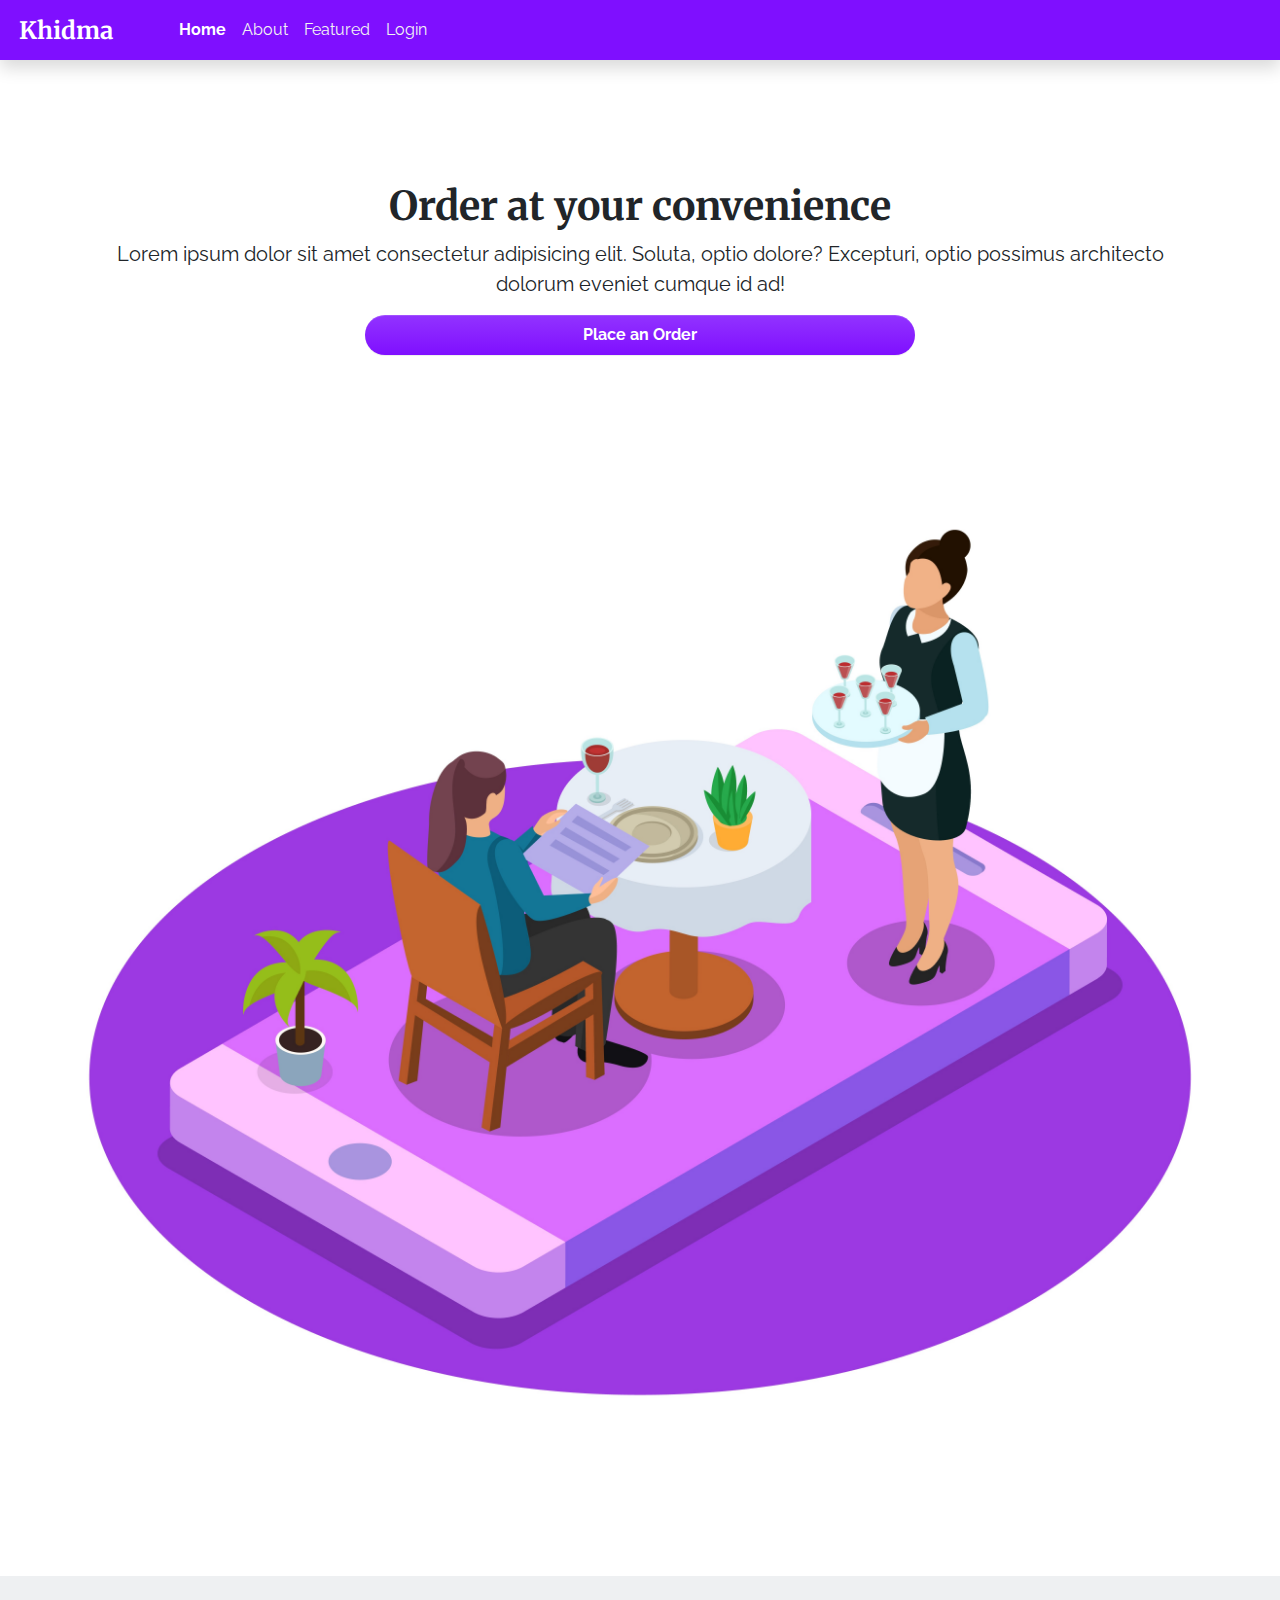
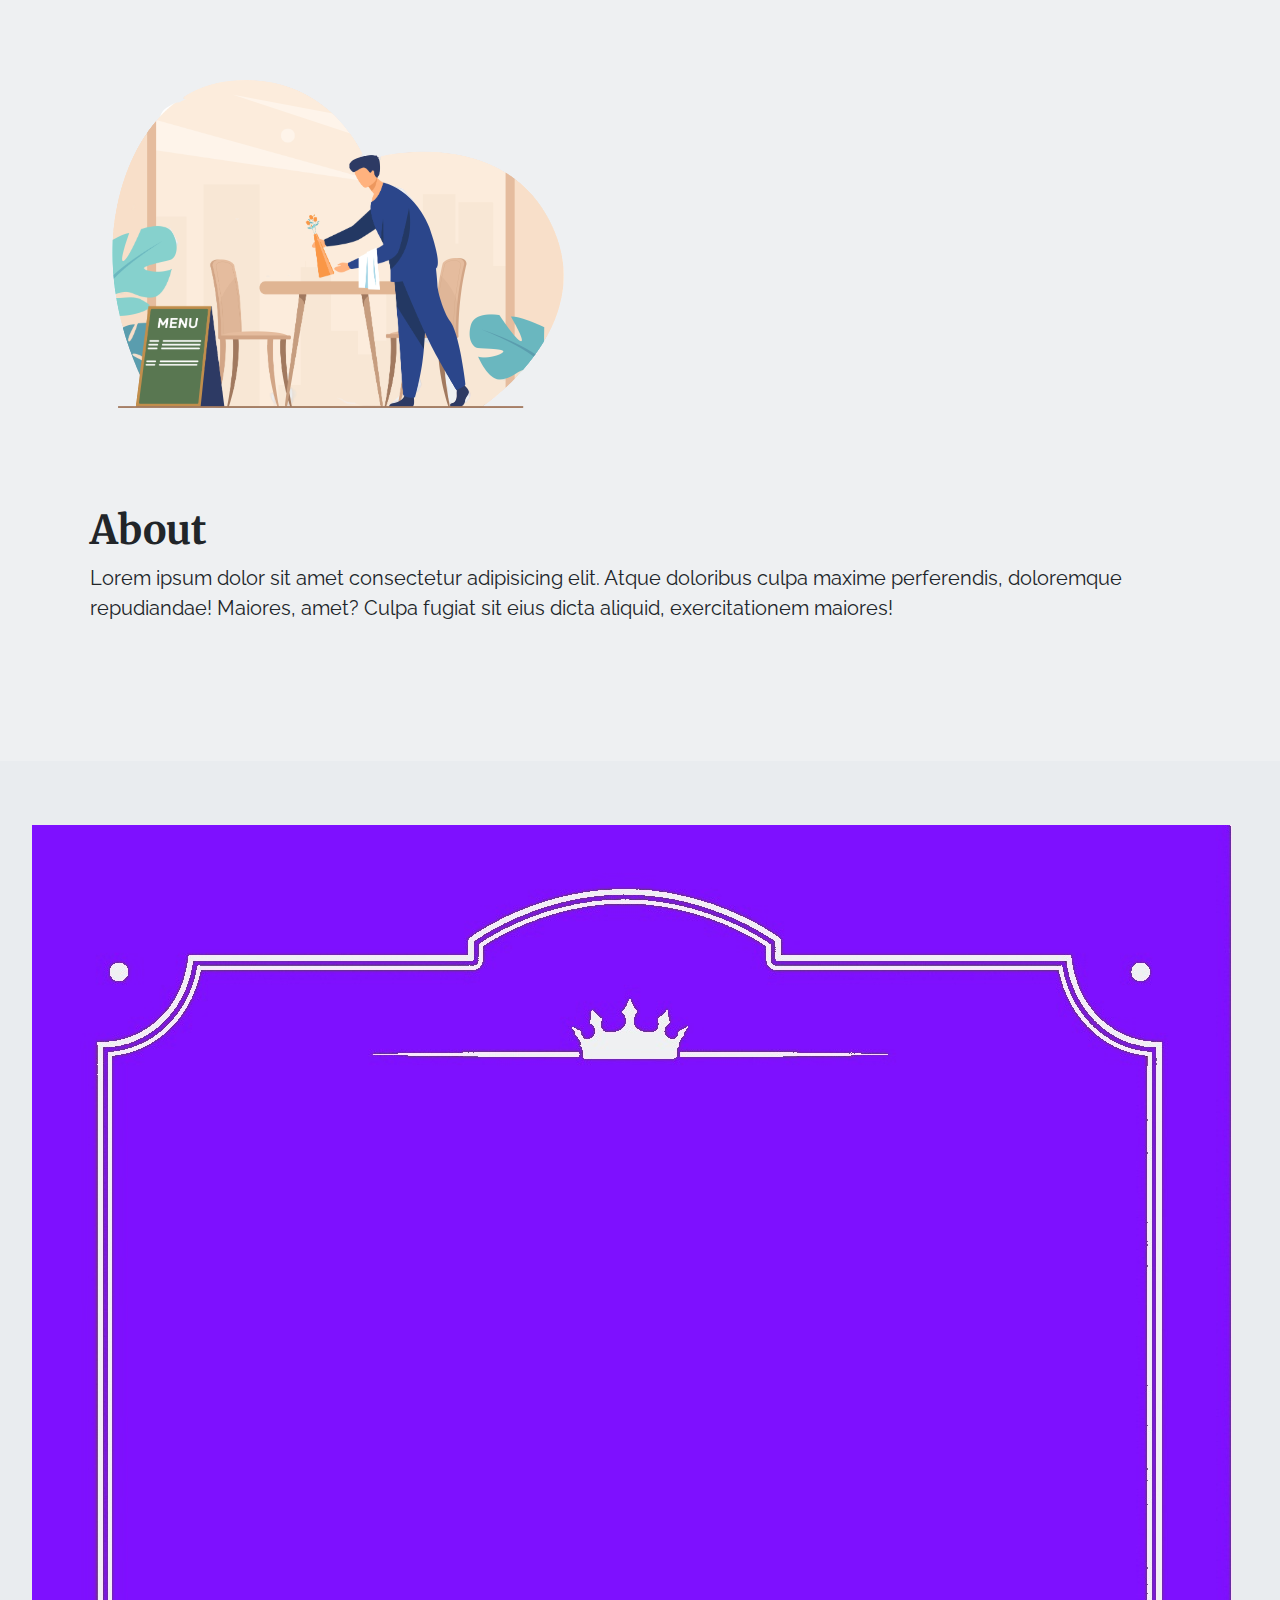
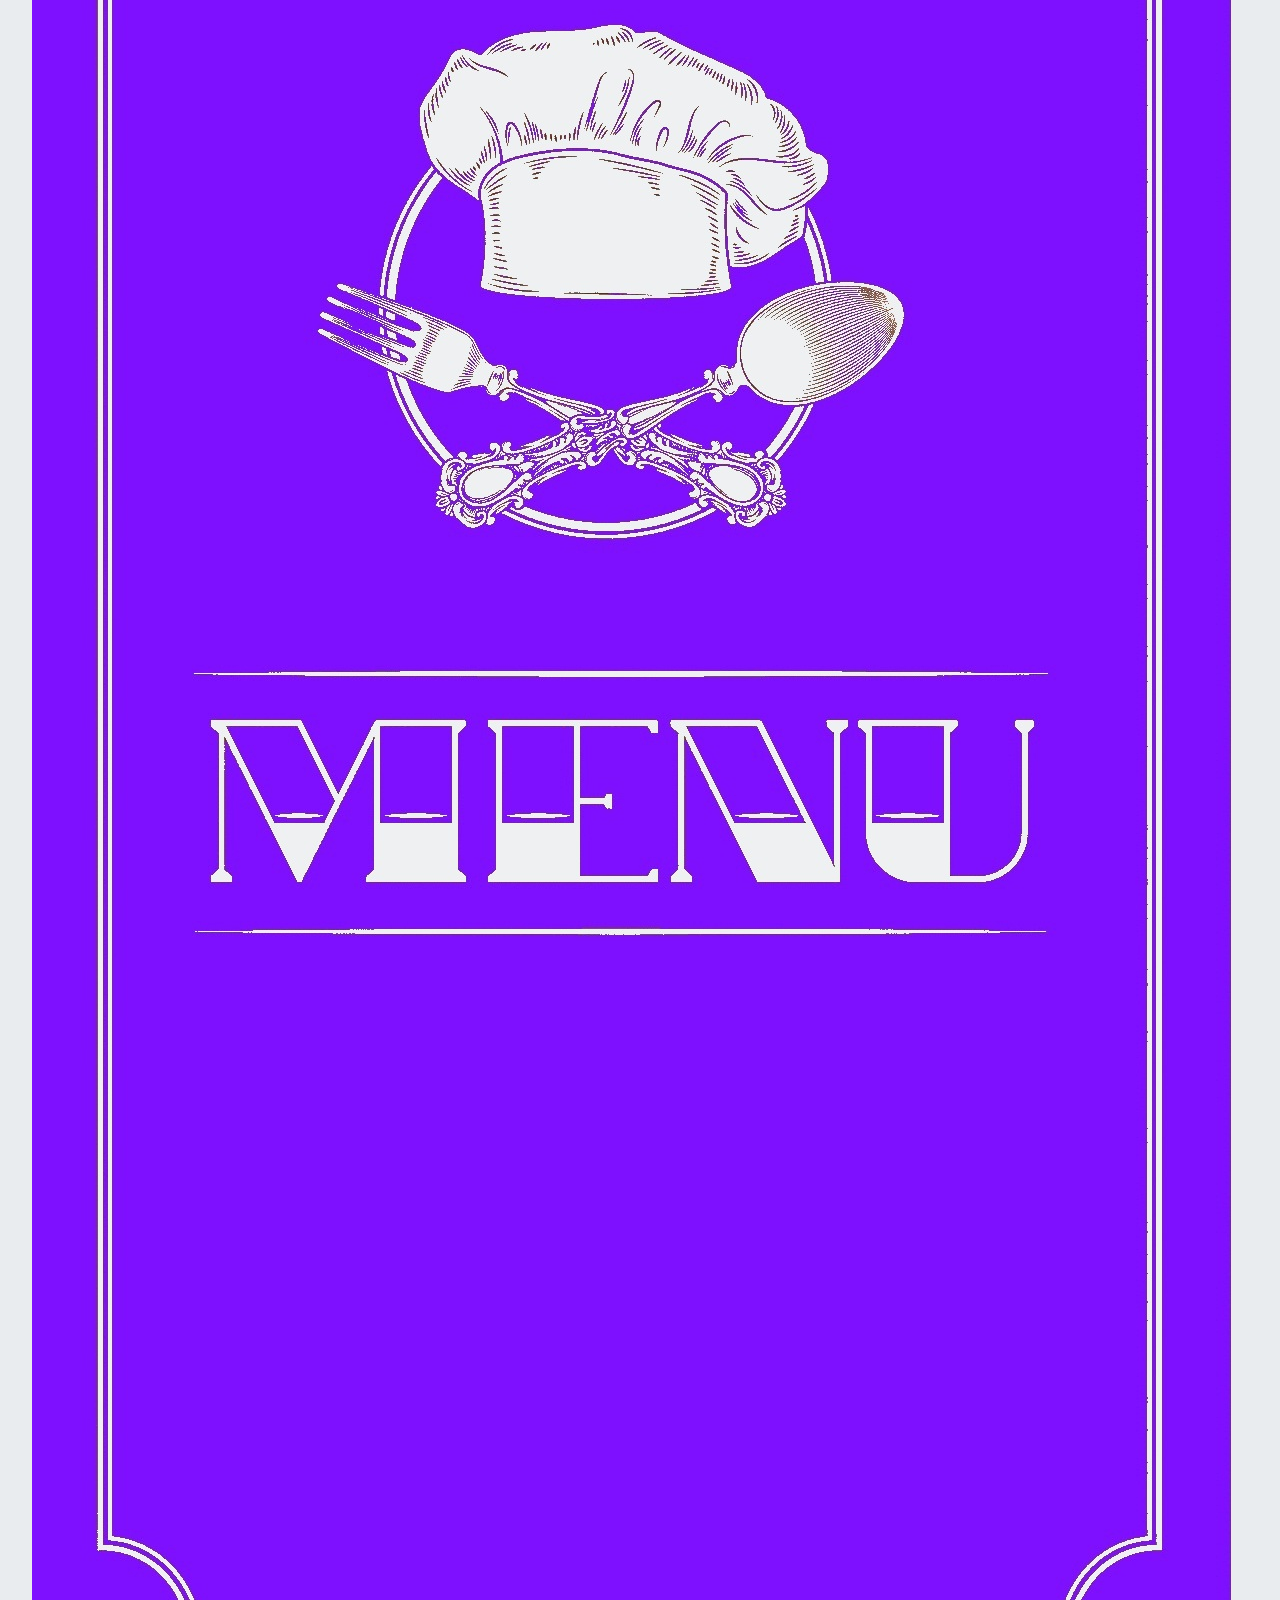
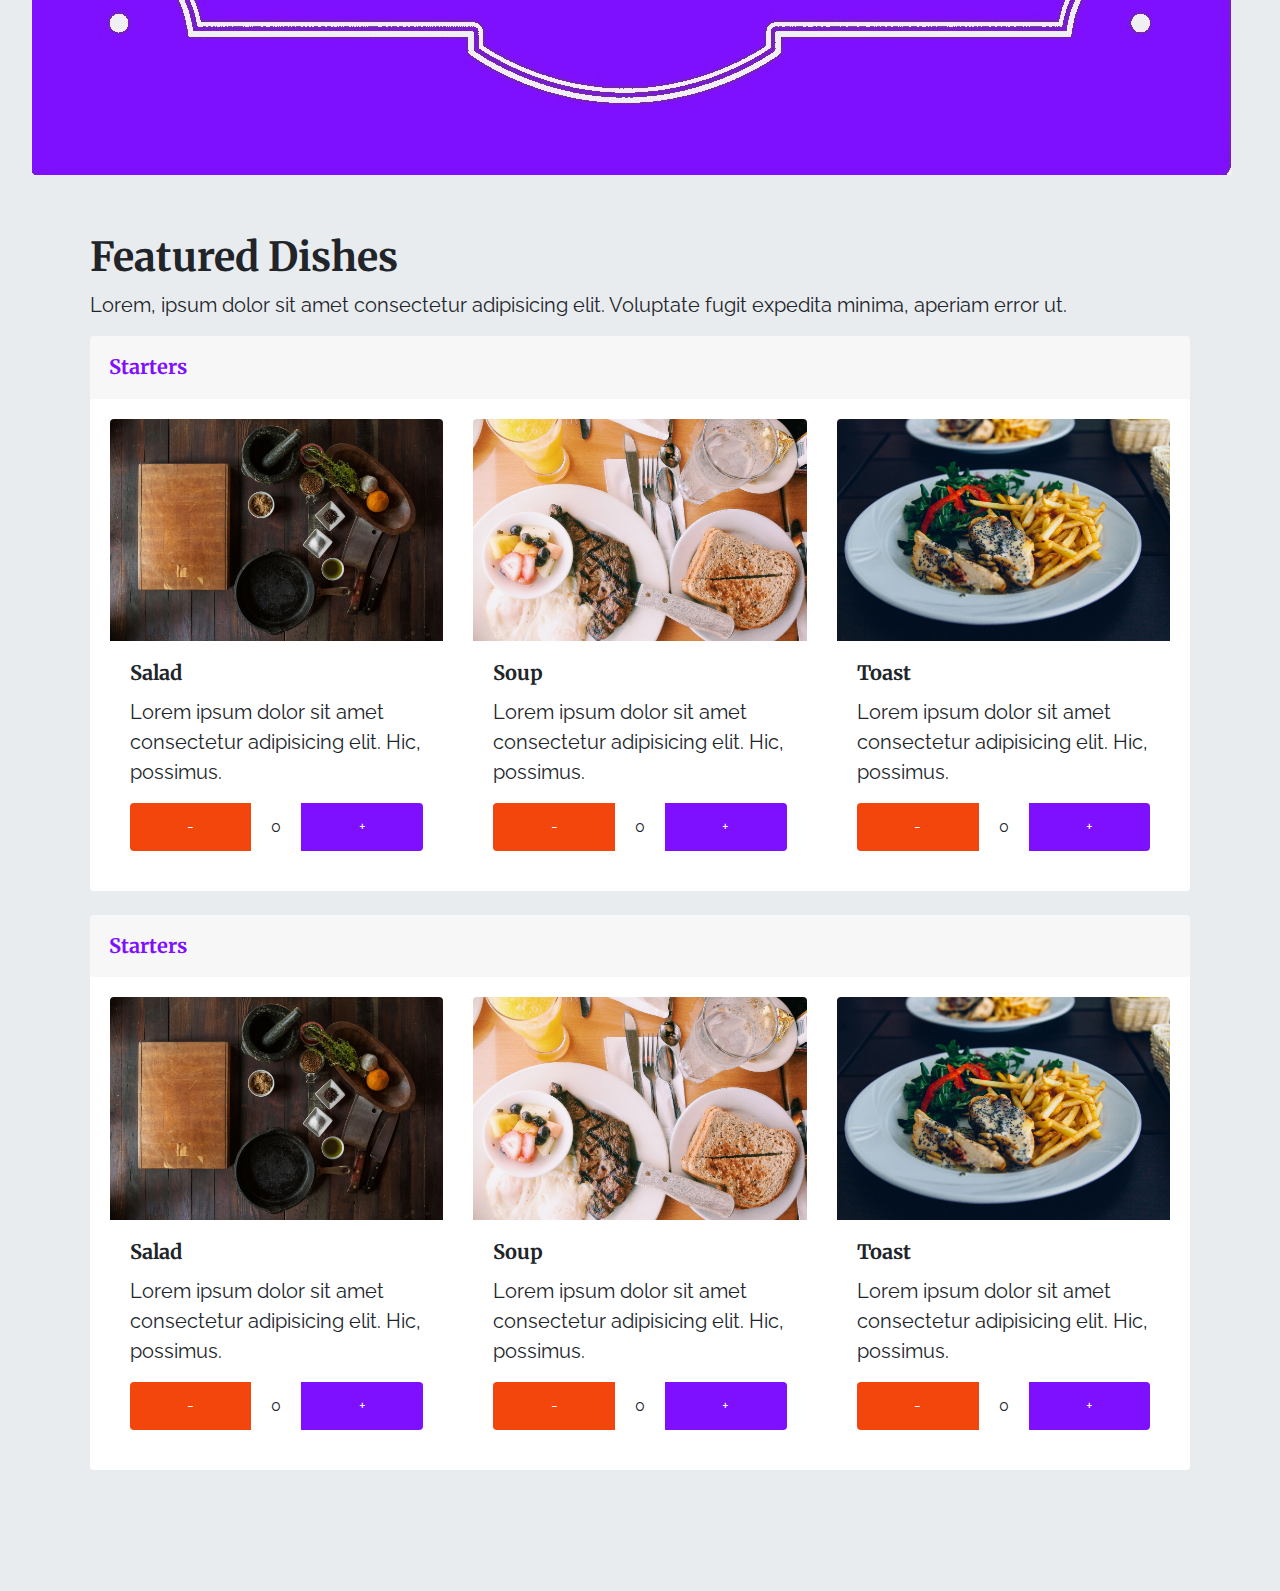
<file: index.html>
<!DOCTYPE html>
<html lang="en">

<head>
    <meta charset="UTF-8">
    <meta http-equiv="X-UA-Compatible" content="IE=edge">
    <meta name="viewport" content="width=device-width, initial-scale=1.0">
    <link href="https://cdn.jsdelivr.net/npm/bootstrap@5.0.0-beta3/dist/css/bootstrap.min.css" rel="stylesheet"
        integrity="sha384-eOJMYsd53ii+scO/bJGFsiCZc+5NDVN2yr8+0RDqr0Ql0h+rP48ckxlpbzKgwra6" crossorigin="anonymous">
    <link href="https://fonts.googleapis.com/icon?family=Material+Icons" rel="stylesheet">
    <link href="css/styles.css" rel="stylesheet">
    <title>Khidma - Home</title>
    <link rel="icon" type="image/png" href="images/favicon.png" />
</head>

<body>
    <nav class="navbar navbar-expand-md navbar-dark bg-primary shadow">
        <div class="container-fluid">
            <button class="navbar-toggler" type="button" data-bs-toggle="collapse" data-bs-target="#navbarNavAltMarkup"
                aria-controls="navbarNavAltMarkup" aria-expanded="false" aria-label="Toggle navigation">
                <span class="material-icons align-middle">menu</span>
            </button>
            <a class="navbar-brand h1 pr-5 mx-auto" href="index.html">Khidma</a>
            <div class="collapse navbar-collapse" id="navbarNavAltMarkup">
                <div class="navbar-nav ml-auto text-center">
                    <a class="nav-link active" aria-current="page" href="index.html">Home</a>
                    <a class="nav-link" href="#about">About</a>
                    <a class="nav-link" href="#featured">Featured</a>
                    <a class="nav-link" href="login.html">Login</a>
                </div>
            </div>
        </div>
    </nav>

    <!-- Modal -->
    <div class="modal fade" id="exampleModal" tabindex="-1" aria-labelledby="exampleModalLabel" aria-hidden="true">
        <div class="modal-dialog modal-dialog-centered">
            <div class="modal-content">
                <div class="modal-header">
                    <h5 class="modal-title" id="exampleModalLabel">Login to order</h5>
                    <button type="button" class="btn-close" data-bs-dismiss="modal" aria-label="Close"></button>
                </div>
                <div class="modal-body text-center">
                    You need to register to be able to place orders.
                </div>
                <div class="modal-footer">
                    <button type="button" class="btn btn-danger" data-bs-dismiss="modal">Cancel</button>
                    <a type="button" class="btn btn-primary" href="customer_registration.html">Register Now</a>
                </div>
            </div>
        </div>
    </div>

    <main>
        <section class="jumbotron bg-white">
            <div class="row h-100 justify-content-center align-items-center">
                <div class="col-md-6 text-center p-5">
                    <h1>Order at your convenience</h1>
                    <p>Lorem ipsum dolor sit amet consectetur adipisicing elit. Soluta, optio dolore? Excepturi, optio
                        possimus architecto dolorum eveniet cumque id ad!</p>
                    <a class="btn btn-primary w-50" href="customer_registration.html">Place an Order</a>
                </div>
                <img src="images/reservation.jpg" alt="" class="img-fluid col-md-6">
            </div>
        </section>
        <section class="jumbotron bg-light" id="about">
            <div class="row h-100 justify-content-center align-items-center">
                <img src="images/waiter.png" alt="" class="img-fluid col-md-6">

                <div class="col-md-6 p-5">
                    <h1>About</h1>
                    <p>
                        Lorem ipsum dolor sit amet consectetur adipisicing elit. Atque doloribus culpa maxime
                        perferendis,
                        doloremque repudiandae! Maiores, amet? Culpa fugiat sit eius dicta aliquid, exercitationem
                        maiores!
                    </p>
                </div>
            </div>
        </section>
        <section class="jumbotron" id="featured">
            <div class="row">
                <img src="images/menu.jpg" alt="" class="d-none d-xl-block col-xl-4">

                <div class="col-xl-8 p-5">
                    <h1>Featured Dishes</h1>
                    <p>
                        Lorem, ipsum dolor sit amet consectetur adipisicing elit. Voluptate fugit expedita minima,
                        aperiam error ut.
                    </p>
                    <div class="card border-primary">
                        <div class="card-header text-primary h5 p-3">Starters</div>
                        <div class="card-body">
                            <div class="card-deck">
                                <div class="card border-dark">
                                    <img src="images/slide_1.jpg" class="card-img-top" alt="...">
                                    <div class="card-body">
                                        <h5 class="card-title">Salad</h5>
                                        <p class="card-text">Lorem ipsum dolor sit amet consectetur adipisicing elit.
                                            Hic, possimus.</p>
                                        <div class="list-group list-group-horizontal">
                                            <a href="#"
                                            data-bs-toggle="modal" data-bs-target="#exampleModal" class="list-group-item list-group-item-action bg-danger text-white text-center">-</a>
                                            <a class="list-group-item">0</a>
                                            <a href="#"
                                                 data-bs-toggle="modal" data-bs-target="#exampleModal" class="list-group-item list-group-item-action text-center active">+</a>
                                        </div>
                                    </div>
                                </div>
                                <div class="card border-dark">
                                    <img src="images/slide_2.jpg" class="card-img-top" alt="...">
                                    <div class="card-body">
                                        <h5 class="card-title">Soup</h5>
                                        <p class="card-text">Lorem ipsum dolor sit amet consectetur adipisicing elit.
                                            Hic, possimus.</p>
                                        <div class="list-group list-group-horizontal">
                                            <a href="#"
                                                 data-bs-toggle="modal" data-bs-target="#exampleModal" class="list-group-item list-group-item-action bg-danger text-white text-center">-</a>
                                            <a class="list-group-item">0</a>
                                            <a href="#"
                                                 data-bs-toggle="modal" data-bs-target="#exampleModal" class="list-group-item list-group-item-action text-center active">+</a>
                                        </div>
                                    </div>
                                </div>
                                <div class="card border-dark">
                                    <img src="images/slide_3.jpg" class="card-img-top" alt="...">
                                    <div class="card-body">
                                        <h5 class="card-title">Toast</h5>
                                        <p class="card-text">Lorem ipsum dolor sit amet consectetur adipisicing elit.
                                            Hic, possimus.</p>
                                        <div class="list-group list-group-horizontal">
                                            <a href="#"
                                                 data-bs-toggle="modal" data-bs-target="#exampleModal" class="list-group-item list-group-item-action bg-danger text-white text-center">-</a>
                                            <a class="list-group-item">0</a>
                                            <a href="#"
                                                 data-bs-toggle="modal" data-bs-target="#exampleModal" class="list-group-item list-group-item-action text-center active">+</a>
                                        </div>
                                    </div>
                                </div>
                            </div>
                        </div>
                    </div>
                    <br>
                    <div class="card border-primary">
                        <div class="card-header text-primary h5 p-3">Starters</div>
                        <div class="card-body">
                            <div class="card-deck">
                                <div class="card border-dark">
                                    <img src="images/slide_1.jpg" class="card-img-top" alt="...">
                                    <div class="card-body">
                                        <h5 class="card-title">Salad</h5>
                                        <p class="card-text">Lorem ipsum dolor sit amet consectetur adipisicing elit.
                                            Hic, possimus.</p>
                                        <div class="list-group list-group-horizontal">
                                            <a href="#"
                                                 data-bs-toggle="modal" data-bs-target="#exampleModal"  data-bs-toggle="modal" data-bs-target="#exampleModal" class="list-group-item list-group-item-action bg-danger text-white text-center">-</a>
                                            <a class="list-group-item">0</a>
                                            <a href="#"
                                                 data-bs-toggle="modal" data-bs-target="#exampleModal" class="list-group-item list-group-item-action text-center active">+</a>
                                        </div>
                                    </div>
                                </div>
                                <div class="card border-dark">
                                    <img src="images/slide_2.jpg" class="card-img-top" alt="...">
                                    <div class="card-body">
                                        <h5 class="card-title">Soup</h5>
                                        <p class="card-text">Lorem ipsum dolor sit amet consectetur adipisicing elit.
                                            Hic, possimus.</p>
                                        <div class="list-group list-group-horizontal">
                                            <a href="#"
                                                 data-bs-toggle="modal" data-bs-target="#exampleModal" class="list-group-item list-group-item-action bg-danger text-white text-center">-</a>
                                            <a class="list-group-item">0</a>
                                            <a href="#"
                                                 data-bs-toggle="modal" data-bs-target="#exampleModal" class="list-group-item list-group-item-action text-center active">+</a>
                                        </div>
                                    </div>
                                </div>
                                <div class="card border-dark">
                                    <img src="images/slide_3.jpg" class="card-img-top" alt="...">
                                    <div class="card-body">
                                        <h5 class="card-title">Toast</h5>
                                        <p class="card-text">Lorem ipsum dolor sit amet consectetur adipisicing elit.
                                            Hic, possimus.</p>
                                        <div class="list-group list-group-horizontal">
                                            <a href="#"
                                                 data-bs-toggle="modal" data-bs-target="#exampleModal" class="list-group-item list-group-item-action bg-danger text-white text-center">-</a>
                                            <a class="list-group-item">0</a>
                                            <a href="#"
                                                 data-bs-toggle="modal" data-bs-target="#exampleModal" class="list-group-item list-group-item-action text-center active">+</a>
                                        </div>
                                    </div>
                                </div>
                            </div>
                        </div>
                    </div>
                </div>
            </div>
            </div>
        </section>
    </main>

    <script src="https://code.jquery.com/jquery-3.4.1.slim.min.js"
        integrity="sha384-J6qa4849blE2+poT4WnyKhv5vZF5SrPo0iEjwBvKU7imGFAV0wwj1yYfoRSJoZ+n"
        crossorigin="anonymous"></script>
    <script src="https://cdn.jsdelivr.net/npm/popper.js@1.16.0/dist/umd/popper.min.js"
        integrity="sha384-Q6E9RHvbIyZFJoft+2mJbHaEWldlvI9IOYy5n3zV9zzTtmI3UksdQRVvoxMfooAo"
        crossorigin="anonymous"></script>
    <script src="https://cdn.jsdelivr.net/npm/bootstrap@5.0.0-beta3/dist/js/bootstrap.bundle.min.js"
        integrity="sha384-JEW9xMcG8R+pH31jmWH6WWP0WintQrMb4s7ZOdauHnUtxwoG2vI5DkLtS3qm9Ekf"
        crossorigin="anonymous"></script>
</body>

</html>
</file>
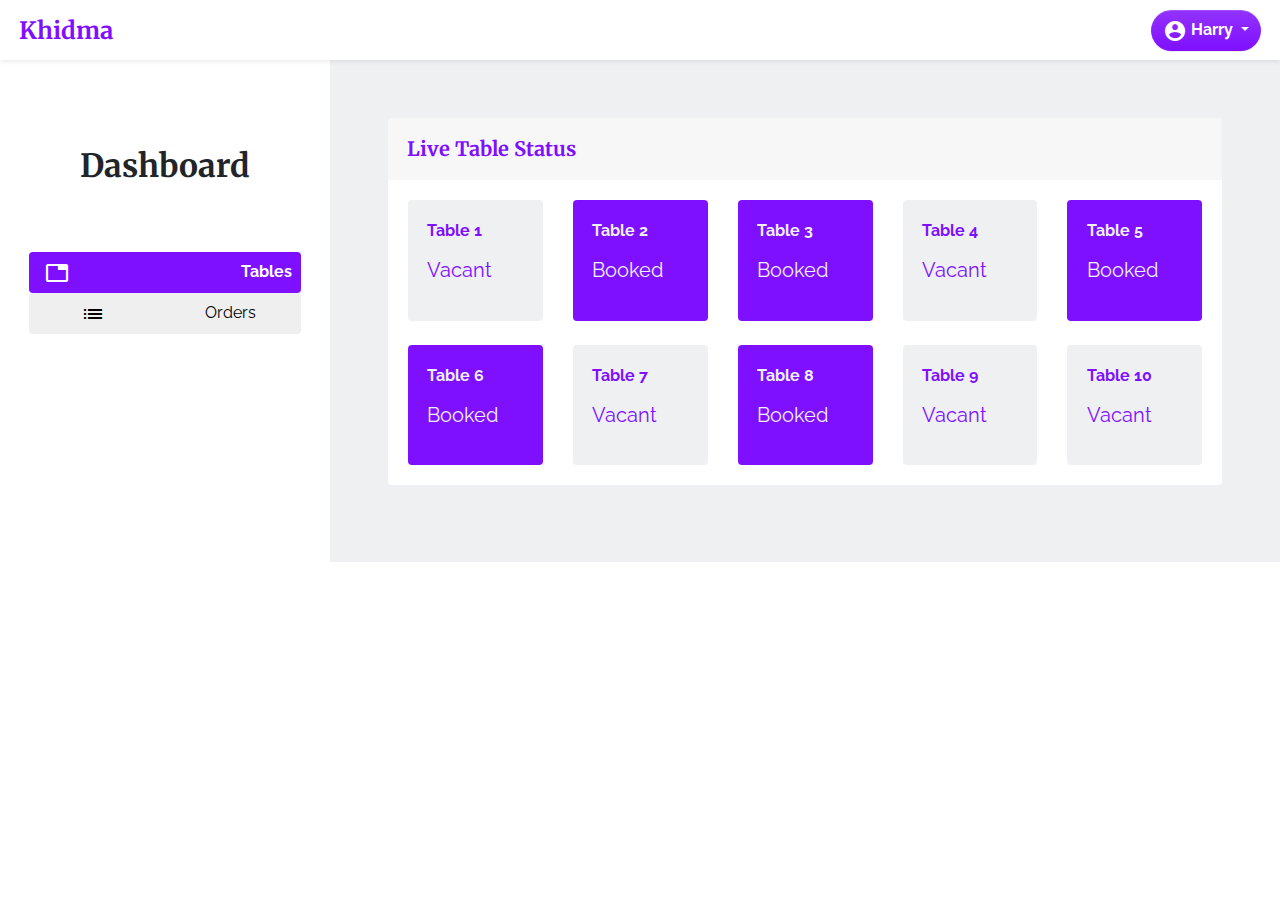
<file: chef_dashboard.html>
<!DOCTYPE html>
<html lang="en">

<head>
    <meta charset="UTF-8">
    <meta http-equiv="X-UA-Compatible" content="IE=edge">
    <meta name="viewport" content="width=device-width, initial-scale=1.0">
    <link href="https://cdn.jsdelivr.net/npm/bootstrap@5.0.0-beta3/dist/css/bootstrap.min.css" rel="stylesheet"
        integrity="sha384-eOJMYsd53ii+scO/bJGFsiCZc+5NDVN2yr8+0RDqr0Ql0h+rP48ckxlpbzKgwra6" crossorigin="anonymous">
    <link href="https://fonts.googleapis.com/icon?family=Material+Icons" rel="stylesheet">
    <link href="css/styles.css" rel="stylesheet">
    <title>My Dashboard</title>
    <link rel="icon" type="image/png" href="images/favicon.png" />
</head>

<body>
    <nav class="navbar navbar-expand-lg shadow-sm">
        <a class="navbar-brand h1" href="index.html">Khidma</a>

        <div class="dropdown ml-auto">
            <a class="btn btn-primary dropdown-toggle" href="#" role="button" id="dropdownMenuLink"
                data-bs-toggle="dropdown" aria-expanded="false">
                <span class="material-icons align-middle">account_circle</span>
                Harry
            </a>

            <ul class="dropdown-menu dropdown-menu-end" aria-labelledby="dropdownMenuLink">
                <li><a class="dropdown-item" href="#">
                        <span class="material-icons align-middle">edit</span>
                        Edit Profile
                    </a>
                </li>
                <li><a class="dropdown-item" href="#">
                        <span class="material-icons align-middle">logout</span>
                        Logout
                    </a>
                </li>
                <li><a class="dropdown-item disabled" href="#">
                        <span class="material-icons align-middle">password</span>
                        Change Password
                    </a>
                </li>
            </ul>
        </div>
    </nav>

    <main class="dashboard">
        <nav class="nav nav-tabs nav-pills flex-column text-center p-4">
            <h4 class="h2 py-3 py-xl-5">Dashboard</h4>
            <button class="fs-5 pr-2 nav-link active" data-bs-toggle="tab" data-bs-target="#tables" type="button"
                role="tab">
                <span class="material-icons align-middle">table_view</span>
                Tables
            </button>
            <button class="fs-5 pr-2 nav-link" data-bs-toggle="tab" data-bs-target="#orders" type="button" role="tab">
                <span class="material-icons align-middle">list_alt</span>
                Orders
            </button>
            <!-- <a onclick="document.getElementById('ifr').setAttribute('src','w_kitchen.html')"
                class="list-group-item list-group-item-action" id="kitchen">
                <span class="material-icons align-middle">blender</span>
                Kitchen
            </a>
            <a onclick="document.getElementById('ifr').setAttribute('src','w_overview.html')"
                class="list-group-item list-group-item-action">
                <span class="material-icons align-middle">assessment</span>
                Overview
            </a> -->
        </nav>

        <div class="flex-grow-1 tab-content p-md-5 bg-light">

            <div class="card border-primary mb-3 tab-pane active in" role="tabpanel" id="tables">
                <div class="card-header text-primary h5 p-3">Live Table Status</div>
                <div class="card-body">
                    <div class="card-deck">
                        <div class="card bg-light text-primary p-3">
                            <strong class="card-title">Table 1</strong>
                            <p>Vacant</p>
                        </div>
                        <div class="card bg-primary text-light p-3">
                            <strong class="card-title">Table 2</strong>
                            <p>Booked</p>
                        </div>
                        <div class="card bg-primary text-light p-3">
                            <strong class="card-title">Table 3</strong>
                            <p>Booked</p>
                        </div>
                        <div class="card bg-light text-primary p-3">
                            <strong class="card-title">Table 4</strong>
                            <p>Vacant</p>
                        </div>
                        <div class="card bg-primary text-light p-3">
                            <strong class="card-title">Table 5</strong>
                            <p>Booked</p>
                        </div>
                    </div>
                    <br>
                    <div class="card-deck">
                        <div class="card bg-primary text-light p-3">
                            <strong class="card-title">Table 6</strong>
                            <p>Booked</p>
                        </div>
                        <div class="card bg-light text-primary p-3">
                            <strong class="card-title">Table 7</strong>
                            <p>Vacant</p>
                        </div>
                        <div class="card bg-primary text-light p-3">
                            <strong class="card-title">Table 8</strong>
                            <p>Booked</p>
                        </div>
                        <div class="card bg-light text-primary p-3">
                            <strong class="card-title">Table 9</strong>
                            <p>Vacant</p>
                        </div>
                        <div class="card bg-light text-primary p-3">
                            <strong class="card-title">Table 10</strong>
                            <p>Vacant</p>
                        </div>
                    </div>
                </div>
            </div>

            <div class="border-primary mb-3 tab-pane fade" role="tabpanel" id="orders">
                <div class="card-deck">
                    <div class="card">
                        <div class="card-header h5">Orders in Progress</div>
                        <div class="card-deck py-4 px-3">
                            <div class="card bg-primary text-light p-3">
                                <strong class="card-title">Order 1</strong>
                                <ul class="card-body">
                                    <li>Pasta</li>
                                    <li>Chicken</li>
                                </ul>
                                <button class="btn btn-light text-primary">
                                    <span class="material-icons align-middle">done_all</span>
                                    Mark as Complete
                                </button>
                            </div>
                            <div class="card bg-primary text-light p-3">
                                <strong class="card-title">Order 6</strong>
                                <ul class="card-body">
                                    <li>Salad</li>
                                    <li>Soup</li>
                                    <li>Chicken</li>
                                </ul>
                                <button class="btn btn-light text-primary">
                                    <span class="material-icons align-middle">done_all</span>
                                    Mark as Complete
                                </button>
                            </div>
                        </div>
                    </div>
                </div>
                <br>
                <div class="card">
                    <div class="card-header h5">Orders Pending</div>
                    <div class="card-deck py-4 px-3">
                        <div class="card bg-light text-primary p-3">
                            <strong class="card-title">Order 3</strong>
                            <ul class="card-body">
                                <li>Chicken</li>
                                <li>Pasta</li>
                            </ul>
                            <button class="btn btn-primary">
                                <span class="material-icons align-middle">done</span>
                                Prepare this order
                            </button>
                        </div>
                        <div class="card bg-light text-primary p-3">
                            <strong class="card-title">Order 5</strong>
                            <ul class="card-body">
                                <li>Pasta</li>
                                <li>Chicken</li>
                            </ul>
                            <button class="btn btn-primary">
                                <span class="material-icons align-middle">done</span>
                                Prepare this order
                            </button>
                        </div>
                        <div class="card bg-light text-primary p-3">
                            <strong class="card-title">Order 2</strong>
                            <ul class="card-body">
                                <li>Salad</li>
                                <li>Soup</li>
                                <li>Chicken</li>
                            </ul>
                            <button class="btn btn-primary">
                                <span class="material-icons align-middle">done</span>
                                Prepare this order
                            </button>
                        </div>
                    </div>
                </div>
            </div>

        </div>
    </main>

    <script src="https://code.jquery.com/jquery-3.4.1.slim.min.js"
        integrity="sha384-J6qa4849blE2+poT4WnyKhv5vZF5SrPo0iEjwBvKU7imGFAV0wwj1yYfoRSJoZ+n"
        crossorigin="anonymous"></script>
    <script src="https://cdn.jsdelivr.net/npm/popper.js@1.16.0/dist/umd/popper.min.js"
        integrity="sha384-Q6E9RHvbIyZFJoft+2mJbHaEWldlvI9IOYy5n3zV9zzTtmI3UksdQRVvoxMfooAo"
        crossorigin="anonymous"></script>
    <script src="https://cdn.jsdelivr.net/npm/bootstrap@5.0.0-beta3/dist/js/bootstrap.bundle.min.js"
        integrity="sha384-JEW9xMcG8R+pH31jmWH6WWP0WintQrMb4s7ZOdauHnUtxwoG2vI5DkLtS3qm9Ekf"
        crossorigin="anonymous"></script>

    <!-- <script>
        function switchTab(id) {
            document.getElementById('ifr').setAttribute('src', id + '.html');
            document.getElementById('w_tables').className = 'list-group-item list-group-item-action';
            document.getElementById('w_orders').className = 'list-group-item list-group-item-action';

            document.getElementById(id).className = 'list-group-item list-group-item-action active';
        }
    </script> -->
</body>

</html>
</file>
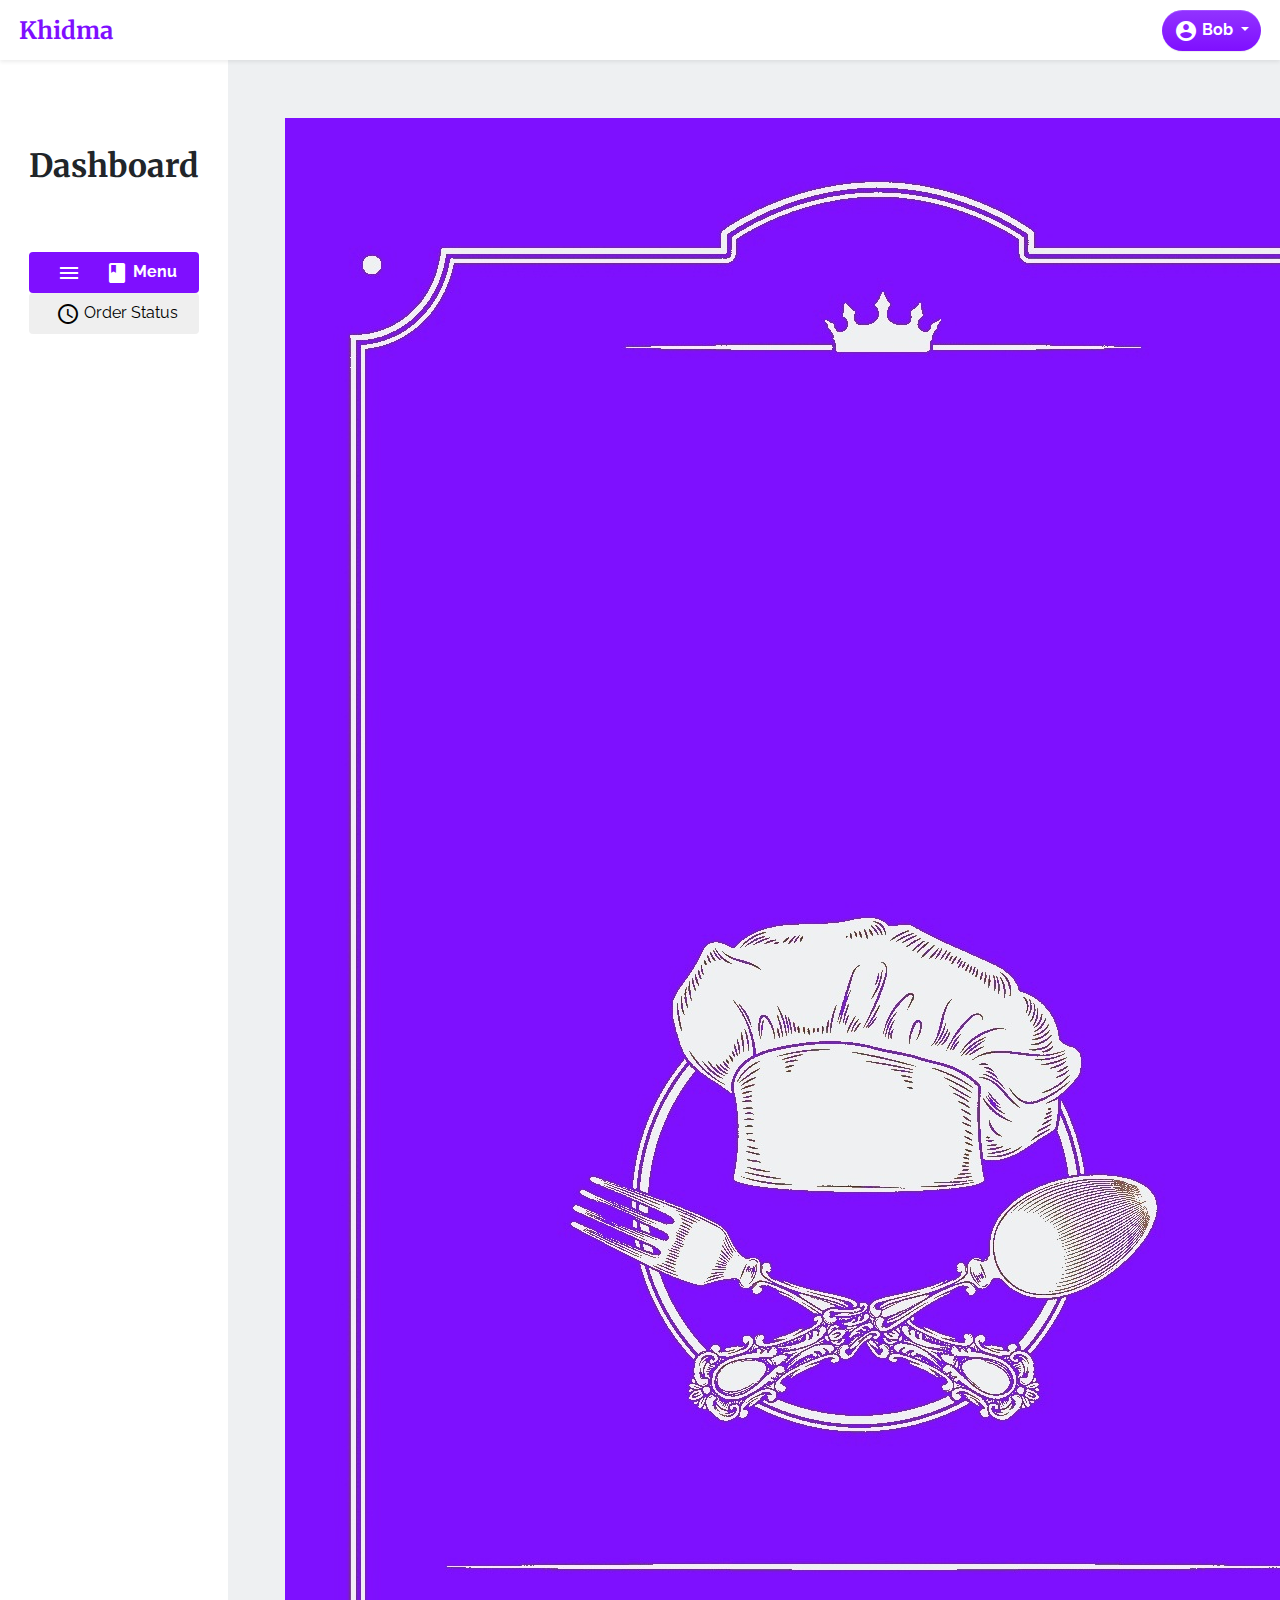
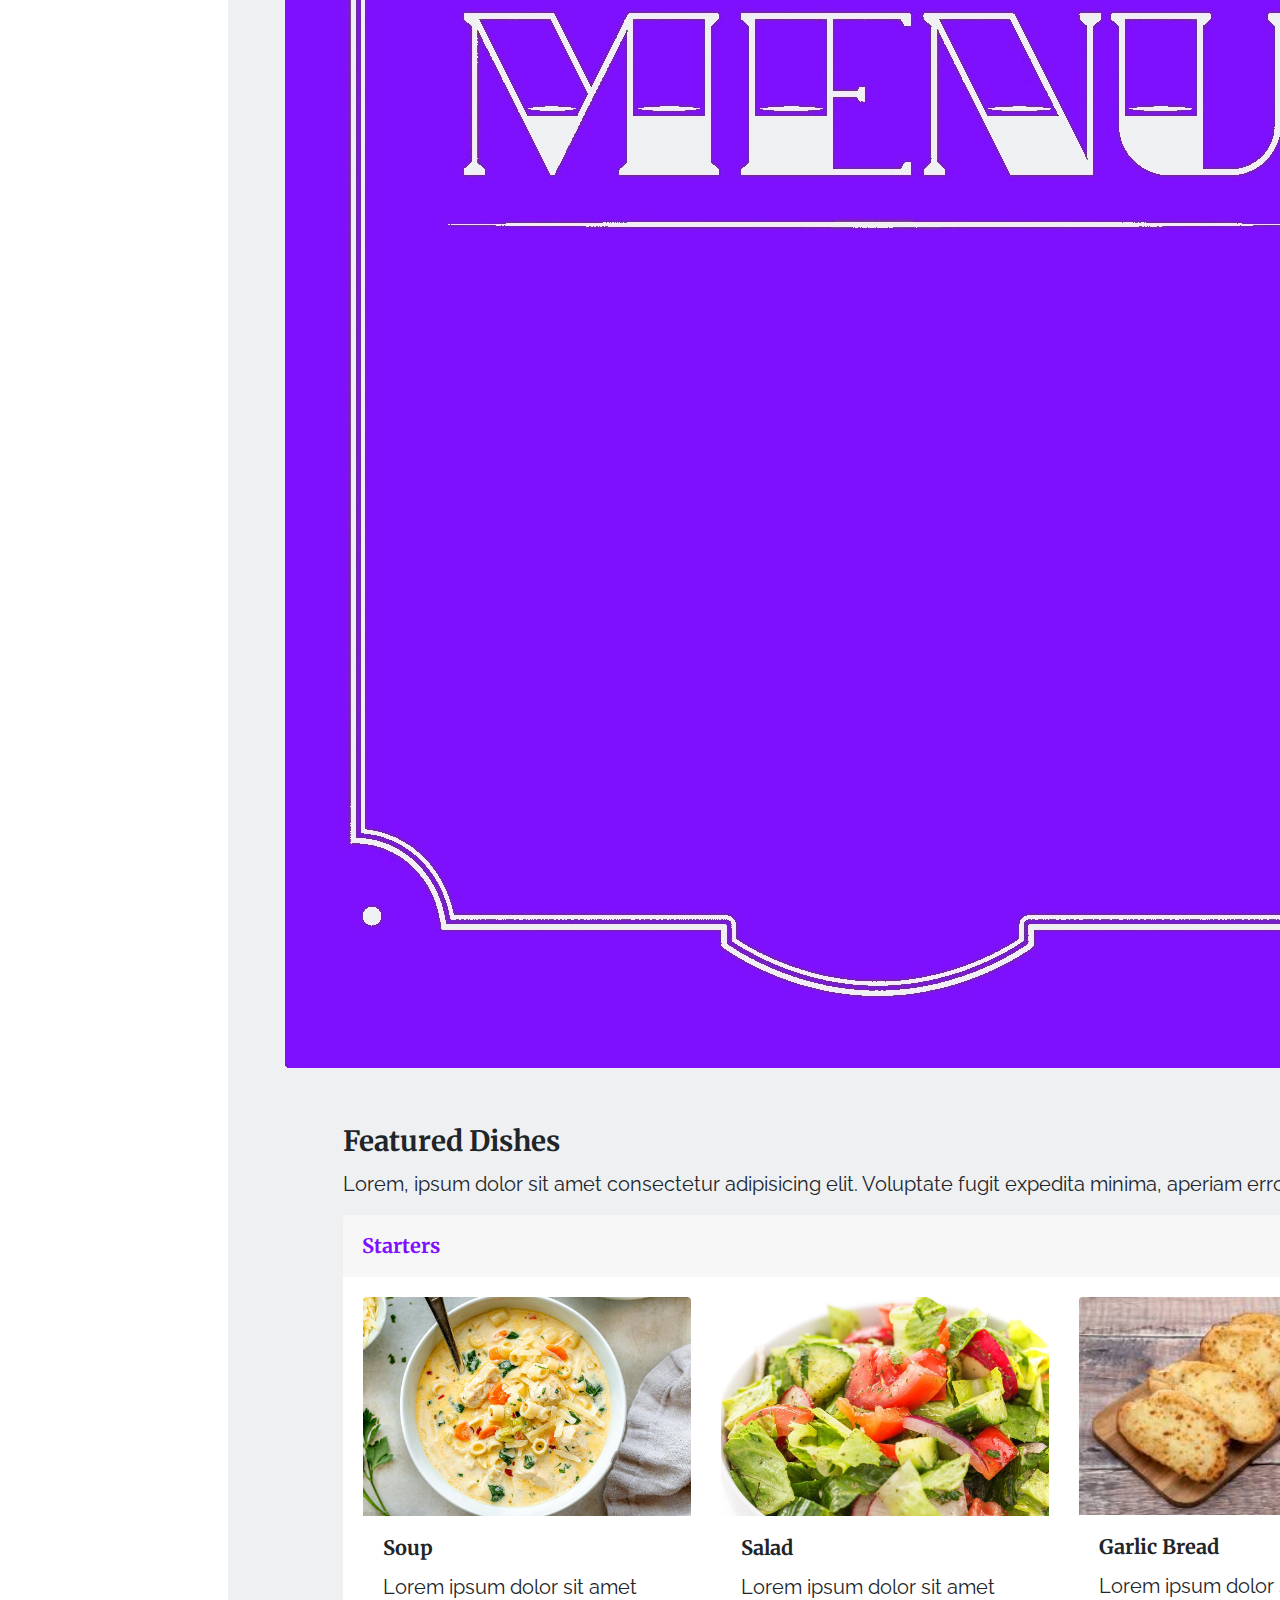
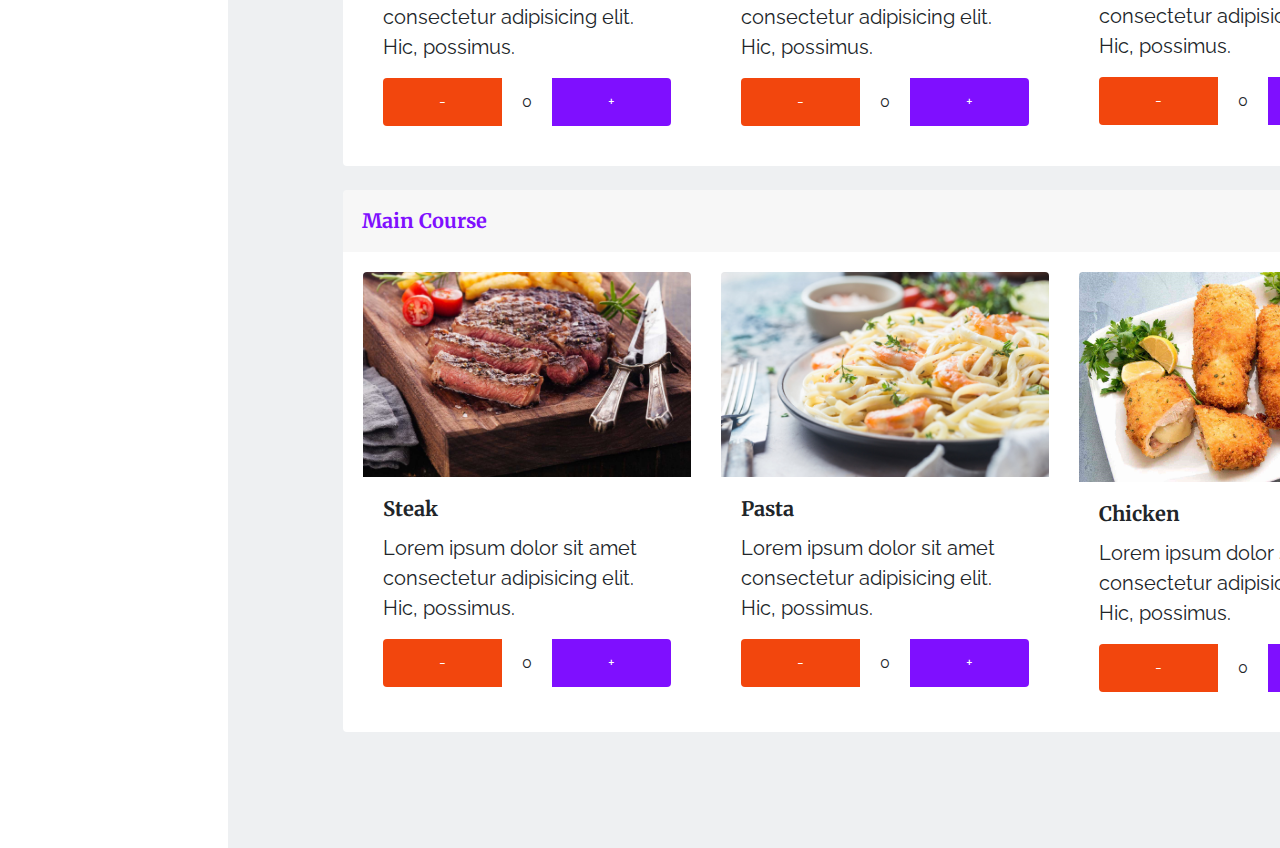
<file: customer_dashboard.html>
<!DOCTYPE html>
<html lang="en">

<head>
    <meta charset="UTF-8">
    <meta http-equiv="X-UA-Compatible" content="IE=edge">
    <meta name="viewport" content="width=device-width, initial-scale=1.0">
    <link href="https://cdn.jsdelivr.net/npm/bootstrap@5.0.0-beta3/dist/css/bootstrap.min.css" rel="stylesheet"
        integrity="sha384-eOJMYsd53ii+scO/bJGFsiCZc+5NDVN2yr8+0RDqr0Ql0h+rP48ckxlpbzKgwra6" crossorigin="anonymous">
    <link href="https://fonts.googleapis.com/icon?family=Material+Icons" rel="stylesheet">
    <link href="css/styles.css" rel="stylesheet">
    <title>My Dashboard</title>
    <link rel="icon" type="image/png" href="images/favicon.png" />
</head>

<body>
    <nav class="navbar navbar-expand-lg shadow-sm">
        <a class="navbar-brand h1" href="index.html">Khidma</a>

        <div class="dropdown ml-auto">
            <a class="btn btn-primary dropdown-toggle" href="#" role="button" id="dropdownMenuLink"
                data-bs-toggle="dropdown" aria-expanded="false">
                <span class="material-icons align-middle">account_circle</span>
                Bob
            </a>

            <ul class="dropdown-menu dropdown-menu-end" aria-labelledby="dropdownMenuLink">

                <li><a class="dropdown-item" href="#">
                        <span class="material-icons align-middle">logout</span>
                        Logout
                    </a>
                </li>

            </ul>
        </div>
        </div>
    </nav>

    <main class="dashboard">
        <nav class="nav nav-tabs nav-pills flex-column text-center p-4">
            <h4 class="h2 py-3 py-xl-5">Dashboard</h4>
            <button class="fs-5 pr-2 nav-link active" data-bs-toggle="tab" data-bs-target="#featured" type="button"
                role="tab">
                <span class="material-icons align-middle">menu_book</span>
                Menu
            </button>
            <button style="white-space: nowrap;" class="fs-5 pr-2 nav-link" data-bs-toggle="tab"
                data-bs-target="#order_status" type="button" role="tab">
                <span class="material-icons align-middle">schedule</span>
                Order Status
            </button>

        </nav>


        <div class="flex-grow-1 tab-content p-md-5 bg-light">
            <section class="tab-pane active in" role="tabpanel" id="featured">
                <div class="row">
                    <img src="images/menu.jpg" alt="" class="d-none d-xl-block col-xl-4">

                    <div class="col-xl-8 p-5">
                        <h3>Featured Dishes</h3>
                        <p>
                            Lorem, ipsum dolor sit amet consectetur adipisicing elit. Voluptate fugit expedita minima,
                            aperiam error ut.
                        </p>
                        <div class="card border-primary">
                            <div class="card-header text-primary h5 p-3">Starters</div>
                            <div class="card-body">
                                <div class="card-deck">
                                    <div class="card border-dark">
                                        <img src="images/start_1.jpg" class="card-img-top" alt="...">
                                        <div class="card-body">
                                            <h5 class="card-title">Soup</h5>
                                            <p class="card-text">Lorem ipsum dolor sit amet consectetur adipisicing
                                                elit.
                                                Hic, possimus.</p>
                                            <div class="list-group list-group-horizontal">
                                                <a onclick="dec('m1');"
                                                    class="list-group-item list-group-item-action bg-danger text-white text-center">-</a>
                                                <a class="list-group-item" id="m1">0</a>
                                                <a class="list-group-item list-group-item-action text-center active"
                                                    onclick="inc('m1');">+</a>
                                            </div>
                                        </div>
                                    </div>
                                    <div class="card border-dark">
                                        <img src="images/start_2.jpg" class="card-img-top" alt="...">
                                        <div class="card-body">
                                            <h5 class="card-title">Salad</h5>
                                            <p class="card-text">Lorem ipsum dolor sit amet consectetur adipisicing
                                                elit.
                                                Hic, possimus.</p>
                                            <div class="list-group list-group-horizontal">
                                                <a onclick="dec('m2');"
                                                    class="list-group-item list-group-item-action bg-danger text-white text-center">-</a>
                                                <a id="m2" class="list-group-item">0</a>
                                                <a onclick="inc('m2');"
                                                    class="list-group-item list-group-item-action text-center active">+</a>
                                            </div>
                                        </div>
                                    </div>
                                    <div class="card border-dark">
                                        <img src="images/start_3.jpg" class="card-img-top" alt="...">
                                        <div class="card-body">
                                            <h5 class="card-title">Garlic Bread</h5>
                                            <p class="card-text">Lorem ipsum dolor sit amet consectetur adipisicing
                                                elit.
                                                Hic, possimus.</p>
                                            <div class="list-group list-group-horizontal">
                                                <a onclick="dec('m3');"
                                                    class="list-group-item list-group-item-action bg-danger text-white text-center">-</a>
                                                <a id="m3" class="list-group-item">0</a>
                                                <a onclick="inc('m3');"
                                                    class="list-group-item list-group-item-action text-center active">+</a>
                                            </div>
                                        </div>
                                    </div>
                                </div>
                            </div>
                        </div>
                        <br>
                        <div class="card border-primary">
                            <div class="card-header text-primary h5 p-3">Main Course</div>
                            <div class="card-body">
                                <div class="card-deck">
                                    <div class="card border-dark">
                                        <img src="images/main_1.jpg" class="card-img-top" alt="...">
                                        <div class="card-body">
                                            <h5 class="card-title">Steak</h5>
                                            <p class="card-text">Lorem ipsum dolor sit amet consectetur adipisicing
                                                elit.
                                                Hic, possimus.</p>
                                            <div class="list-group list-group-horizontal">
                                                <a onclick="dec('m4');"
                                                    class="list-group-item list-group-item-action bg-danger text-white text-center">-</a>
                                                <a id="m4" class="list-group-item">0</a>
                                                <a onclick="inc('m4');"
                                                    class="list-group-item list-group-item-action text-center active">+</a>
                                            </div>
                                        </div>
                                    </div>
                                    <div class="card border-dark">
                                        <img src="images/main_2.jpg" class="card-img-top" alt="...">
                                        <div class="card-body">
                                            <h5 class="card-title">Pasta</h5>
                                            <p class="card-text">Lorem ipsum dolor sit amet consectetur adipisicing
                                                elit.
                                                Hic, possimus.</p>
                                            <div class="list-group list-group-horizontal">
                                                <a onclick="dec('m5');"
                                                    class="list-group-item list-group-item-action bg-danger text-white text-center">-</a>
                                                <a id="m5" class="list-group-item">0</a>
                                                <a onclick="inc('m5');"
                                                    class="list-group-item list-group-item-action text-center active">+</a>
                                            </div>
                                        </div>
                                    </div>
                                    <div class="card border-dark">
                                        <img src="images/main_3.jpg" class="card-img-top" alt="...">
                                        <div class="card-body">
                                            <h5 class="card-title">Chicken</h5>
                                            <p class="card-text">Lorem ipsum dolor sit amet consectetur adipisicing
                                                elit.
                                                Hic, possimus.</p>
                                            <div class="list-group list-group-horizontal">
                                                <a onclick="dec('m6');"
                                                    class="list-group-item list-group-item-action bg-danger text-white text-center">-</a>
                                                <a id="m6" class="list-group-item">0</a>
                                                <a onclick="inc('m6');"
                                                    class="list-group-item list-group-item-action text-center active">+</a>
                                            </div>
                                        </div>
                                    </div>
                                </div>
                            </div>
                        </div>
                    </div>
                </div>

            </section>
            <section class="tab-pane fade" role="tabpanel" id="order_status">
                <h3>Orders</h3>
                <div class="card card-deck py-4 px-3">
                    <div class="card bg-light text-primary p-3">
                        <strong class="card-title">Order 3</strong>
                        <ul class="card-body">
                            <li>Chicken</li>
                            <li>Pasta</li>
                        </ul>
                        <strong class="card-footer">Pending</strong>
                    </div>
                    <div class="card bg-primary text-light p-3">
                        <strong class="card-title">Order 1</strong>
                        <ul class="card-body">
                            <li>Pasta</li>
                            <li>Chicken</li>
                        </ul>
                        <strong class="card-footer">Served</strong>
                    </div>
                    <div class="card bg-primary text-light p-3">
                        <strong class="card-title">Order 2</strong>
                        <ul class="card-body">
                            <li>Salad</li>
                            <li>Soup</li>
                            <li>Chicken</li>
                        </ul>
                        <strong class="card-footer">Served</strong>
                    </div>
                </div>
        </div>
    </main>

    <script src="https://code.jquery.com/jquery-3.4.1.slim.min.js"
        integrity="sha384-J6qa4849blE2+poT4WnyKhv5vZF5SrPo0iEjwBvKU7imGFAV0wwj1yYfoRSJoZ+n"
        crossorigin="anonymous"></script>
    <script src="https://cdn.jsdelivr.net/npm/popper.js@1.16.0/dist/umd/popper.min.js"
        integrity="sha384-Q6E9RHvbIyZFJoft+2mJbHaEWldlvI9IOYy5n3zV9zzTtmI3UksdQRVvoxMfooAo"
        crossorigin="anonymous"></script>
    <script src="https://cdn.jsdelivr.net/npm/bootstrap@5.0.0-beta3/dist/js/bootstrap.bundle.min.js"
        integrity="sha384-JEW9xMcG8R+pH31jmWH6WWP0WintQrMb4s7ZOdauHnUtxwoG2vI5DkLtS3qm9Ekf"
        crossorigin="anonymous"></script>

    <script>
        function inc(id) {
            document.getElementById(id).innerHTML = parseInt(document.getElementById(id).innerHTML) + 1;
        }

        function dec(id) {
            var qty = parseInt(document.getElementById(id).innerHTML);
            document.getElementById(id).innerHTML = (qty == 0) ? 0 : qty - 1;
        }
    </script>

</body>

</html>
</file>
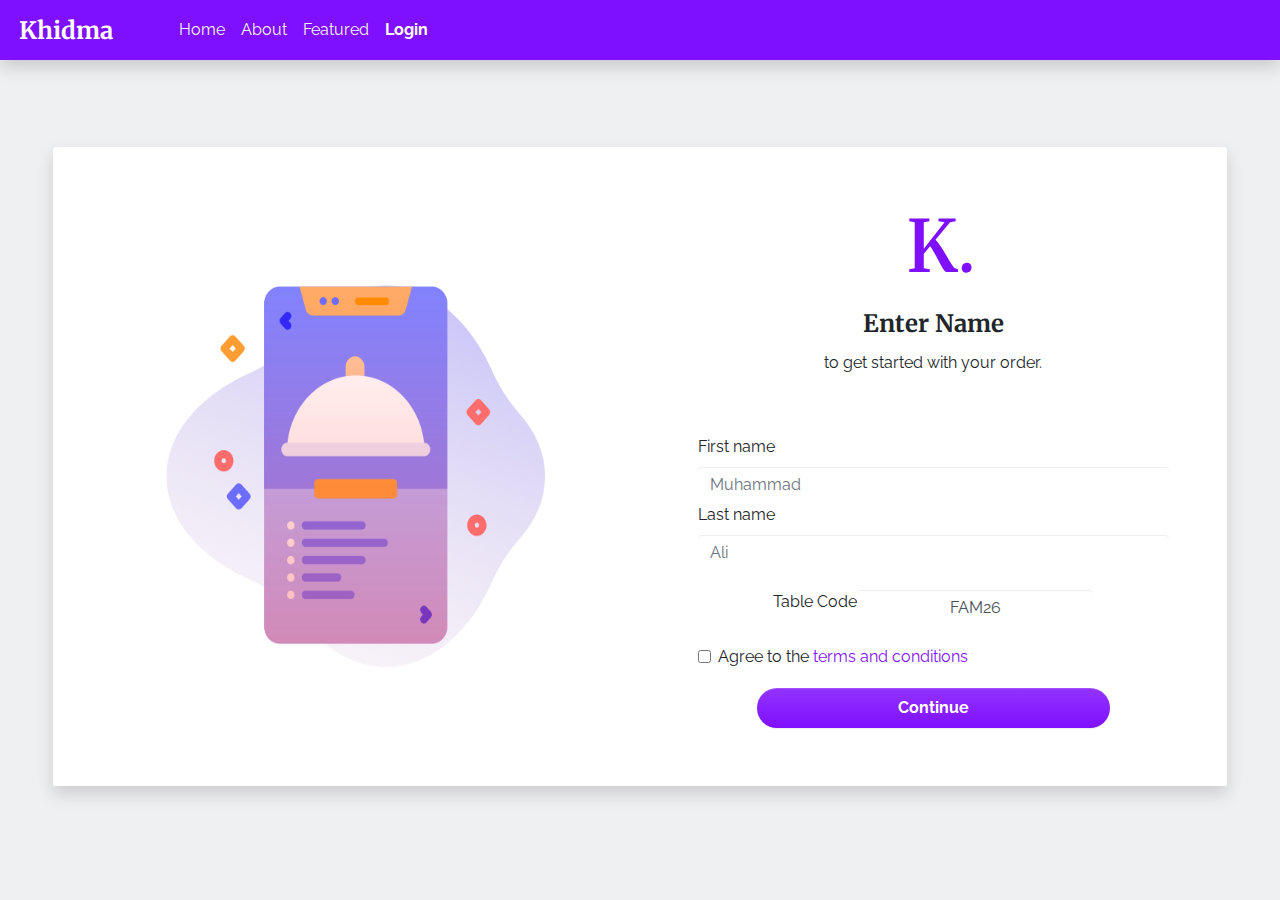
<file: customer_registration.html>
<!DOCTYPE html>
<html lang="en">

<head>
    <meta charset="UTF-8">
    <meta http-equiv="X-UA-Compatible" content="IE=edge">
    <meta name="viewport" content="width=device-width, initial-scale=1.0">
    <link href="https://cdn.jsdelivr.net/npm/bootstrap@5.0.0-beta3/dist/css/bootstrap.min.css" rel="stylesheet"
        integrity="sha384-eOJMYsd53ii+scO/bJGFsiCZc+5NDVN2yr8+0RDqr0Ql0h+rP48ckxlpbzKgwra6" crossorigin="anonymous">
    <link href="https://fonts.googleapis.com/icon?family=Material+Icons" rel="stylesheet">
    <link href="css/styles.css" rel="stylesheet">
    <title>Khidma - Login</title>
    <link rel="icon" type="image/png" href="images/favicon.png" />
</head>

<body class="bg-light fw-light">
    <nav class="navbar navbar-expand-md navbar-dark bg-primary shadow">
        <div class="container-fluid">
            <button class="navbar-toggler" type="button" data-bs-toggle="collapse" data-bs-target="#navbarNavAltMarkup"
                aria-controls="navbarNavAltMarkup" aria-expanded="false" aria-label="Toggle navigation">
                <span class="material-icons align-middle">menu</span>
            </button>
            <a class="navbar-brand h1 pr-5 mx-auto" href="index.html">Khidma</a>
            <div class="collapse navbar-collapse" id="navbarNavAltMarkup">
                <div class="navbar-nav ml-auto text-center">
                    <a class="nav-link" aria-current="page" href="index.html">Home</a>
                    <a class="nav-link" href="index.html#about">About</a>
                    <a class="nav-link" href="index.html#featured">Featured</a>
                    <a class="nav-link active" href="login.html">Login</a>
                </div>
            </div>
        </div>
    </nav>

    <main class="d-flex flex-column justify-content-center align-items-center my-2 my-md-5 mb-4">
        <div class="row card-group shadow m-4">
            <img src="images/order-food.png" alt="" class="img-fluid card d-none p-xl-5 d-xl-block col-xl">
            <div class="col-xl card p-5 m-0">
                <div class="display-3 h1 text-primary text-center pb-2">&nbsp;K.</div>
                <div class="card-title h4 text-center">Enter Name</div>
                <div class="card-title text-center">to get started with your order.</div>
                <hr>
                <form action="customer_dashboard.html">
                    <div class="row py-2">
                        <div class="col-md">
                            <label for="firstName" class="form-label">First name</label>
                            <input type="text" class="form-control" id="firstName" placeholder="Muhammad" required>
                        </div>
                        <div class="col-md">
                            <label for="lastName" class="form-label">Last name</label>
                            <input type="text" class="form-control" id="lastName" placeholder="Ali" required>
                        </div>
                    </div>

                    <!-- FAM is family table / SML is small table, 2 is table number, 6 is number of seats on the table -->
                    <div class="row d-flex justify-content-center text-center py-2">
                        <label for="tableCode" class="form-label">Table Code</label>
                        <input type="text" class="form-control w-50 text-center" id="tableCode" value="FAM26"
                            minlength="5" maxlength="5" required>
                    </div>

                    <div class="py-2">
                        <div class="form-check">
                            <input class="form-check-input" type="checkbox" id="invalidCheck" required>
                            <label class="form-check-label" for="invalidCheck">
                                Agree to the <a href="#">terms and conditions</a>
                            </label>
                        </div>
                    </div>

                    <div class="text-center pt-2">
                        <button class="btn btn-primary w-75" type="submit">Continue</button>
                    </div>
                </form>
            </div>
        </div>
    </main>

    <script src="https://code.jquery.com/jquery-3.4.1.slim.min.js"
        integrity="sha384-J6qa4849blE2+poT4WnyKhv5vZF5SrPo0iEjwBvKU7imGFAV0wwj1yYfoRSJoZ+n"
        crossorigin="anonymous"></script>
    <script src="https://cdn.jsdelivr.net/npm/popper.js@1.16.0/dist/umd/popper.min.js"
        integrity="sha384-Q6E9RHvbIyZFJoft+2mJbHaEWldlvI9IOYy5n3zV9zzTtmI3UksdQRVvoxMfooAo"
        crossorigin="anonymous"></script>
    <script src="https://cdn.jsdelivr.net/npm/bootstrap@5.0.0-beta3/dist/js/bootstrap.bundle.min.js"
        integrity="sha384-JEW9xMcG8R+pH31jmWH6WWP0WintQrMb4s7ZOdauHnUtxwoG2vI5DkLtS3qm9Ekf"
        crossorigin="anonymous"></script>
</body>

</html>
</file>
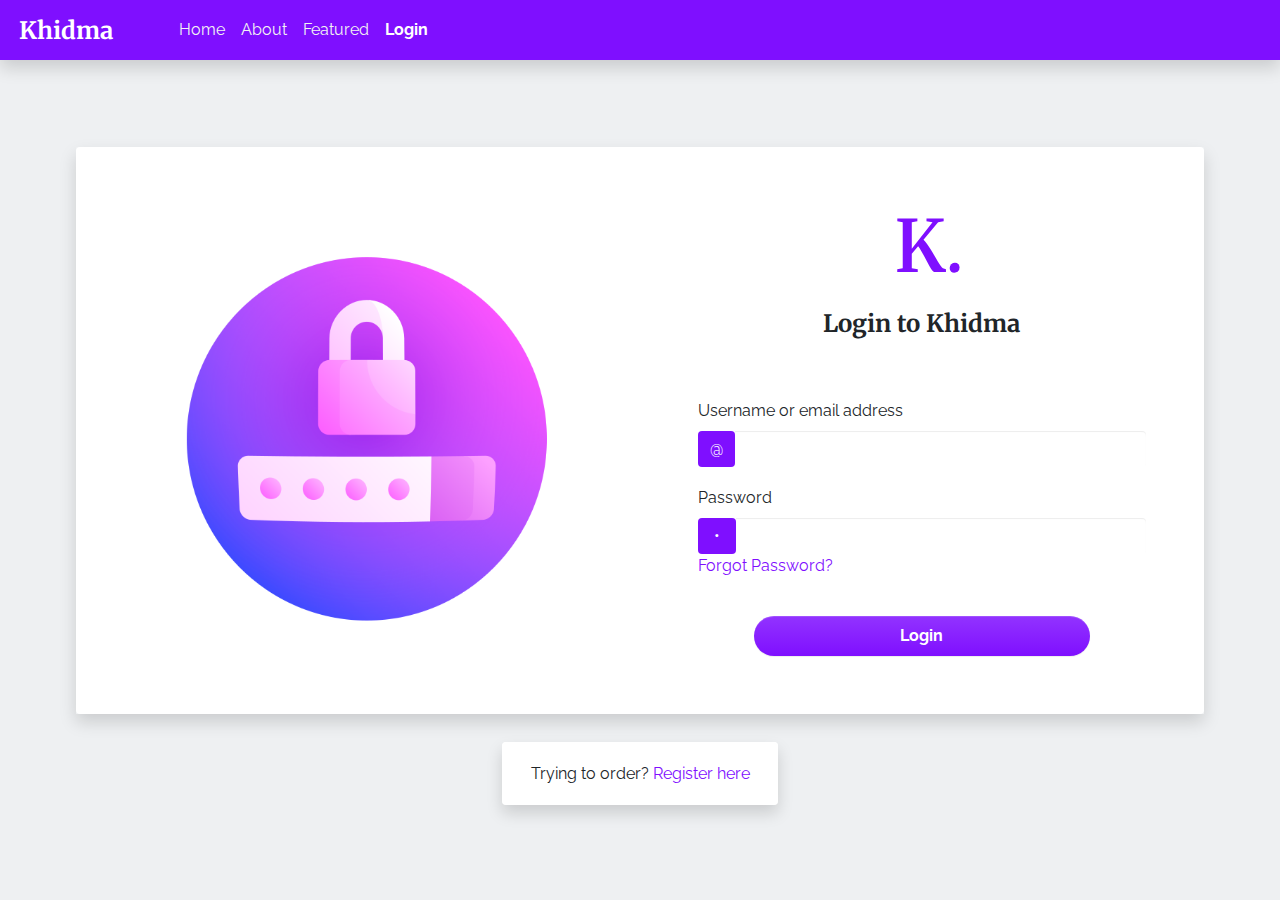
<file: login.html>
<!DOCTYPE html>
<html lang="en">

<head>
    <meta charset="UTF-8">
    <meta http-equiv="X-UA-Compatible" content="IE=edge">
    <meta name="viewport" content="width=device-width, initial-scale=1.0">
    <link href="https://cdn.jsdelivr.net/npm/bootstrap@5.0.0-beta3/dist/css/bootstrap.min.css" rel="stylesheet"
        integrity="sha384-eOJMYsd53ii+scO/bJGFsiCZc+5NDVN2yr8+0RDqr0Ql0h+rP48ckxlpbzKgwra6" crossorigin="anonymous">
    <link href="https://fonts.googleapis.com/icon?family=Material+Icons" rel="stylesheet">
    <link href="css/styles.css" rel="stylesheet">
    <title>Khidma - Login</title>
    <link rel="icon" type="image/png" href="images/favicon.png"/>
</head>

<body class="bg-light fw-light">
    <nav class="navbar navbar-expand-md navbar-dark bg-primary shadow">
        <div class="container-fluid">
            <button class="navbar-toggler" type="button" data-bs-toggle="collapse" data-bs-target="#navbarNavAltMarkup"
                aria-controls="navbarNavAltMarkup" aria-expanded="false" aria-label="Toggle navigation">
                <span class="material-icons align-middle">menu</span>
            </button>
            <a class="navbar-brand h1 pr-5 mx-auto" href="index.html">Khidma</a>
            <div class="collapse navbar-collapse" id="navbarNavAltMarkup">
                <div class="navbar-nav ml-auto text-center">
                    <a class="nav-link" aria-current="page" href="index.html">Home</a>
                    <a class="nav-link" href="index.html#about">About</a>
                    <a class="nav-link" href="index.html#featured">Featured</a>
                    <a class="nav-link active" href="login.html">Login</a>
                </div>
            </div>
        </div>
    </nav>

    <main class="d-flex flex-column justify-content-center align-items-center my-2 my-md-5 mb-4">
        <div class="row card-group shadow m-4">
            <img src="images/password.png" alt="" class="img-fluid card d-none p-xl-5 d-xl-block col-xl">
            <div class="col-xl card p-5 m-0">
                <div class="display-3 h1 text-primary text-center pb-2">&nbsp;K.</div>
                <div class="card-title h4 text-center">Login to Khidma</div>
                <hr>
                <form action="waiter_dashboard.html">
                    <div class="py-2">
                        <label for="Username" class="form-label">Username or email address</label>
                        <div class="input-group">
                            <span class="input-group-text bg-primary text-white" id="inputGroupPrepend">@</span>
                            <input type="text" class="form-control" id="Username"
                                aria-describedby="inputGroupPrepend" required>
                        </div>
                    </div>
    
                    <div class="py-2">
                        <label for="Password" class="form-label">Password</label>
                        <div class="input-group">
                            <span class="input-group-text bg-primary text-white" id="inputGroupPrepend">&nbsp;•&nbsp;</span>
                            <input type="password" class="form-control" id="exampleInputPassword" required>
                        </div>
                        <a href="#">Forgot Password?</a>
                    </div>
    
                    <div class="text-center pt-4">
                        <button class="btn btn-primary w-75" type="submit">Login</button>
                    </div>
                </form>
            </div>
        </div>
        <div class="card">
            <div class="card py-3 px-4 shadow">
                <span class="fw-light">Trying to order? <a class="fw-bold" href="customer_registration.html">Register here</a></span>
            </div>
        </div>
    </main>

    <script src="https://code.jquery.com/jquery-3.4.1.slim.min.js"
        integrity="sha384-J6qa4849blE2+poT4WnyKhv5vZF5SrPo0iEjwBvKU7imGFAV0wwj1yYfoRSJoZ+n"
        crossorigin="anonymous"></script>
    <script src="https://cdn.jsdelivr.net/npm/popper.js@1.16.0/dist/umd/popper.min.js"
        integrity="sha384-Q6E9RHvbIyZFJoft+2mJbHaEWldlvI9IOYy5n3zV9zzTtmI3UksdQRVvoxMfooAo"
        crossorigin="anonymous"></script>
    <script src="https://cdn.jsdelivr.net/npm/bootstrap@5.0.0-beta3/dist/js/bootstrap.bundle.min.js"
        integrity="sha384-JEW9xMcG8R+pH31jmWH6WWP0WintQrMb4s7ZOdauHnUtxwoG2vI5DkLtS3qm9Ekf"
        crossorigin="anonymous"></script>
</body>

</html>
</file>
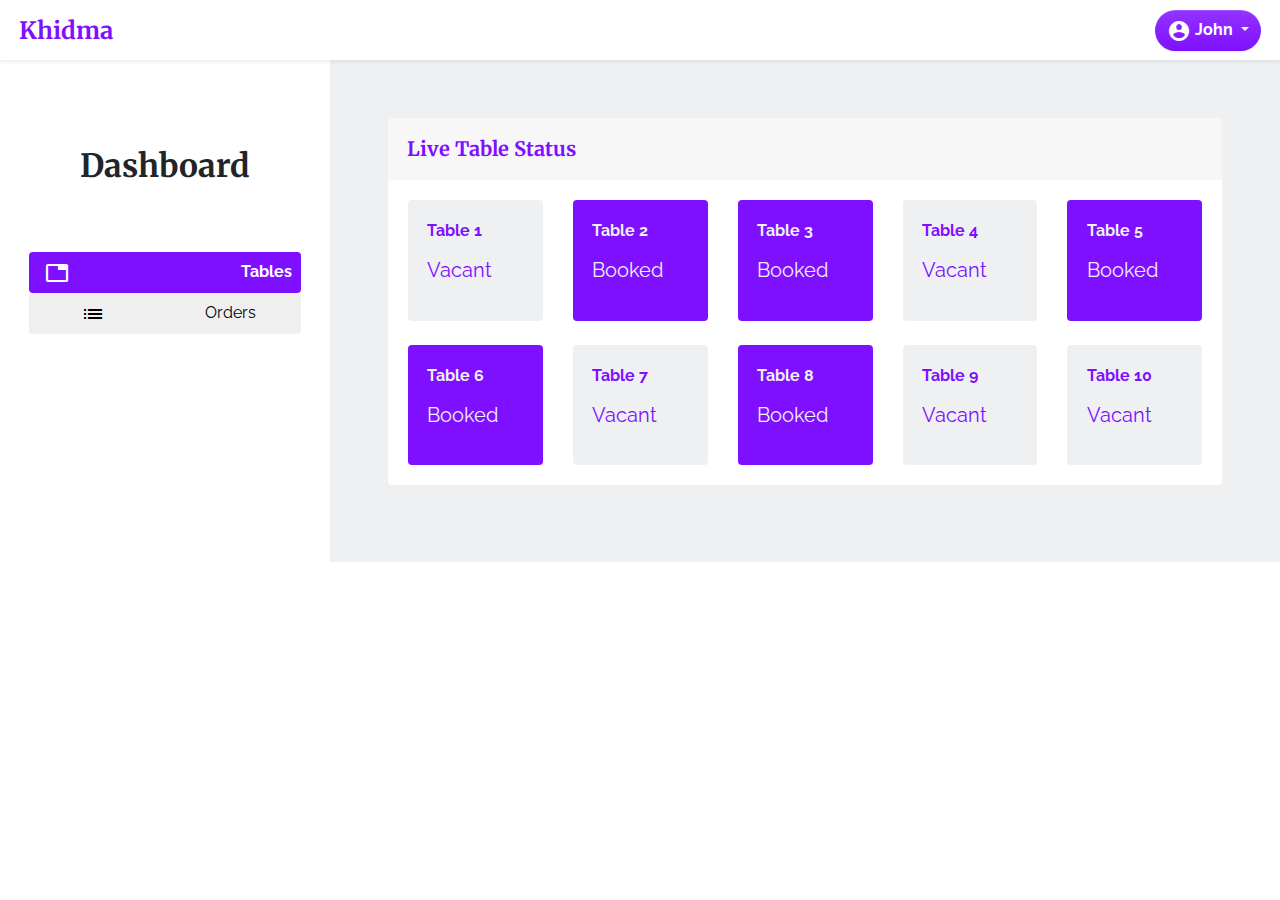
<file: waiter_dashboard.html>
<!DOCTYPE html>
<html lang="en">

<head>
    <meta charset="UTF-8">
    <meta http-equiv="X-UA-Compatible" content="IE=edge">
    <meta name="viewport" content="width=device-width, initial-scale=1.0">
    <link href="https://cdn.jsdelivr.net/npm/bootstrap@5.0.0-beta3/dist/css/bootstrap.min.css" rel="stylesheet"
        integrity="sha384-eOJMYsd53ii+scO/bJGFsiCZc+5NDVN2yr8+0RDqr0Ql0h+rP48ckxlpbzKgwra6" crossorigin="anonymous">
    <link href="https://fonts.googleapis.com/icon?family=Material+Icons" rel="stylesheet">
    <link href="css/styles.css" rel="stylesheet">
    <title>My Dashboard</title>
    <link rel="icon" type="image/png" href="images/favicon.png" />
</head>

<body>
    <nav class="navbar navbar-expand-lg shadow-sm">
        <a class="navbar-brand h1" href="index.html">Khidma</a>

        <div class="dropdown ml-auto">
            <a class="btn btn-primary dropdown-toggle" href="#" role="button" id="dropdownMenuLink"
                data-bs-toggle="dropdown" aria-expanded="false">
                <span class="material-icons align-middle">account_circle</span>
                John
            </a>

            <ul class="dropdown-menu dropdown-menu-end" aria-labelledby="dropdownMenuLink">
                <li><a class="dropdown-item" href="#">
                        <span class="material-icons align-middle">edit</span>
                        Edit Profile
                    </a>
                </li>
                <li><a class="dropdown-item" href="#">
                        <span class="material-icons align-middle">logout</span>
                        Logout
                    </a>
                </li>
                <li><a class="dropdown-item disabled" href="#">
                        <span class="material-icons align-middle">password</span>
                        Change Password
                    </a>
                </li>
            </ul>
        </div>
    </nav>

    <main class="dashboard">
        <nav class="nav nav-tabs nav-pills flex-column text-center p-4">
            <h4 class="h2 py-3 py-xl-5">Dashboard</h4>
            <button class="fs-5 pr-2 nav-link active" data-bs-toggle="tab" data-bs-target="#tables" type="button"
                role="tab">
                <span class="material-icons align-middle">table_view</span>
                Tables
            </button>
            <button class="fs-5 pr-2 nav-link" data-bs-toggle="tab" data-bs-target="#orders" type="button"
                role="tab">
                <span class="material-icons align-middle">list_alt</span>
                Orders
            </button>
            <!-- <a onclick="document.getElementById('ifr').setAttribute('src','w_kitchen.html')"
                class="list-group-item list-group-item-action" id="kitchen">
                <span class="material-icons align-middle">blender</span>
                Kitchen
            </a>
            <a onclick="document.getElementById('ifr').setAttribute('src','w_overview.html')"
                class="list-group-item list-group-item-action">
                <span class="material-icons align-middle">assessment</span>
                Overview
            </a> -->
        </nav>

        <div class="flex-grow-1 tab-content p-md-5 bg-light">

            <div class="card border-primary mb-3 tab-pane active in" role="tabpanel" id="tables">
                <div class="card-header text-primary h5 p-3">Live Table Status</div>
                <div class="card-body">
                    <div class="card-deck">
                        <div class="card bg-light text-primary p-3">
                            <strong class="card-title">Table 1</strong>
                            <p>Vacant</p>
                        </div>
                        <div class="card bg-primary text-light p-3">
                            <strong class="card-title">Table 2</strong>
                            <p>Booked</p>
                        </div>
                        <div class="card bg-primary text-light p-3">
                            <strong class="card-title">Table 3</strong>
                            <p>Booked</p>
                        </div>
                        <div class="card bg-light text-primary p-3">
                            <strong class="card-title">Table 4</strong>
                            <p>Vacant</p>
                        </div>
                        <div class="card bg-primary text-light p-3">
                            <strong class="card-title">Table 5</strong>
                            <p>Booked</p>
                        </div>
                    </div>
                    <br>
                    <div class="card-deck">
                        <div class="card bg-primary text-light p-3">
                            <strong class="card-title">Table 6</strong>
                            <p>Booked</p>
                        </div>
                        <div class="card bg-light text-primary p-3">
                            <strong class="card-title">Table 7</strong>
                            <p>Vacant</p>
                        </div>
                        <div class="card bg-primary text-light p-3">
                            <strong class="card-title">Table 8</strong>
                            <p>Booked</p>
                        </div>
                        <div class="card bg-light text-primary p-3">
                            <strong class="card-title">Table 9</strong>
                            <p>Vacant</p>
                        </div>
                        <div class="card bg-light text-primary p-3">
                            <strong class="card-title">Table 10</strong>
                            <p>Vacant</p>
                        </div>
                    </div>
                </div>
            </div>

            <div class="card border-primary mb-3 tab-pane fade" role="tabpanel" id="orders">
                <div class="card-header text-primary h5 p-3">Orders</div>
                <div class="card-body">
                    <div class="card-deck">

                    </div>
                    <br>
                    <div class="card-deck">

                    </div>
                </div>
            </div>

        </div>
    </main>

    <script src="https://code.jquery.com/jquery-3.4.1.slim.min.js"
        integrity="sha384-J6qa4849blE2+poT4WnyKhv5vZF5SrPo0iEjwBvKU7imGFAV0wwj1yYfoRSJoZ+n"
        crossorigin="anonymous"></script>
    <script src="https://cdn.jsdelivr.net/npm/popper.js@1.16.0/dist/umd/popper.min.js"
        integrity="sha384-Q6E9RHvbIyZFJoft+2mJbHaEWldlvI9IOYy5n3zV9zzTtmI3UksdQRVvoxMfooAo"
        crossorigin="anonymous"></script>
    <script src="https://cdn.jsdelivr.net/npm/bootstrap@5.0.0-beta3/dist/js/bootstrap.bundle.min.js"
        integrity="sha384-JEW9xMcG8R+pH31jmWH6WWP0WintQrMb4s7ZOdauHnUtxwoG2vI5DkLtS3qm9Ekf"
        crossorigin="anonymous"></script>

    <!-- <script>
        function switchTab(id) {
            document.getElementById('ifr').setAttribute('src', id + '.html');
            document.getElementById('w_tables').className = 'list-group-item list-group-item-action';
            document.getElementById('w_orders').className = 'list-group-item list-group-item-action';

            document.getElementById(id).className = 'list-group-item list-group-item-action active';
        }
    </script> -->
</body>

</html>
</file>
<file: css/styles.css>
@import url("theme.css");

* {
  margin: 0;
  padding: 0;
}

.btn {
  font-weight: bold;
  padding-block: 0.5em;
  transition: all .2s ease-in-out;
}

.btn:hover {
  transform: scale(0.98)
}

a:hover {
  text-decoration: none;
}

.navbar-brand {
  font: 1.5em Merriweather, serif;
  font-weight: 700;
  margin: 0;
}

.nav-link.active {
  font-weight: bold;
}

@media (min-width: 75rem) {
  .dashboard {
    display: flex;
  }
  p {
    font-size: 1.25em;
  }
}
</file>
